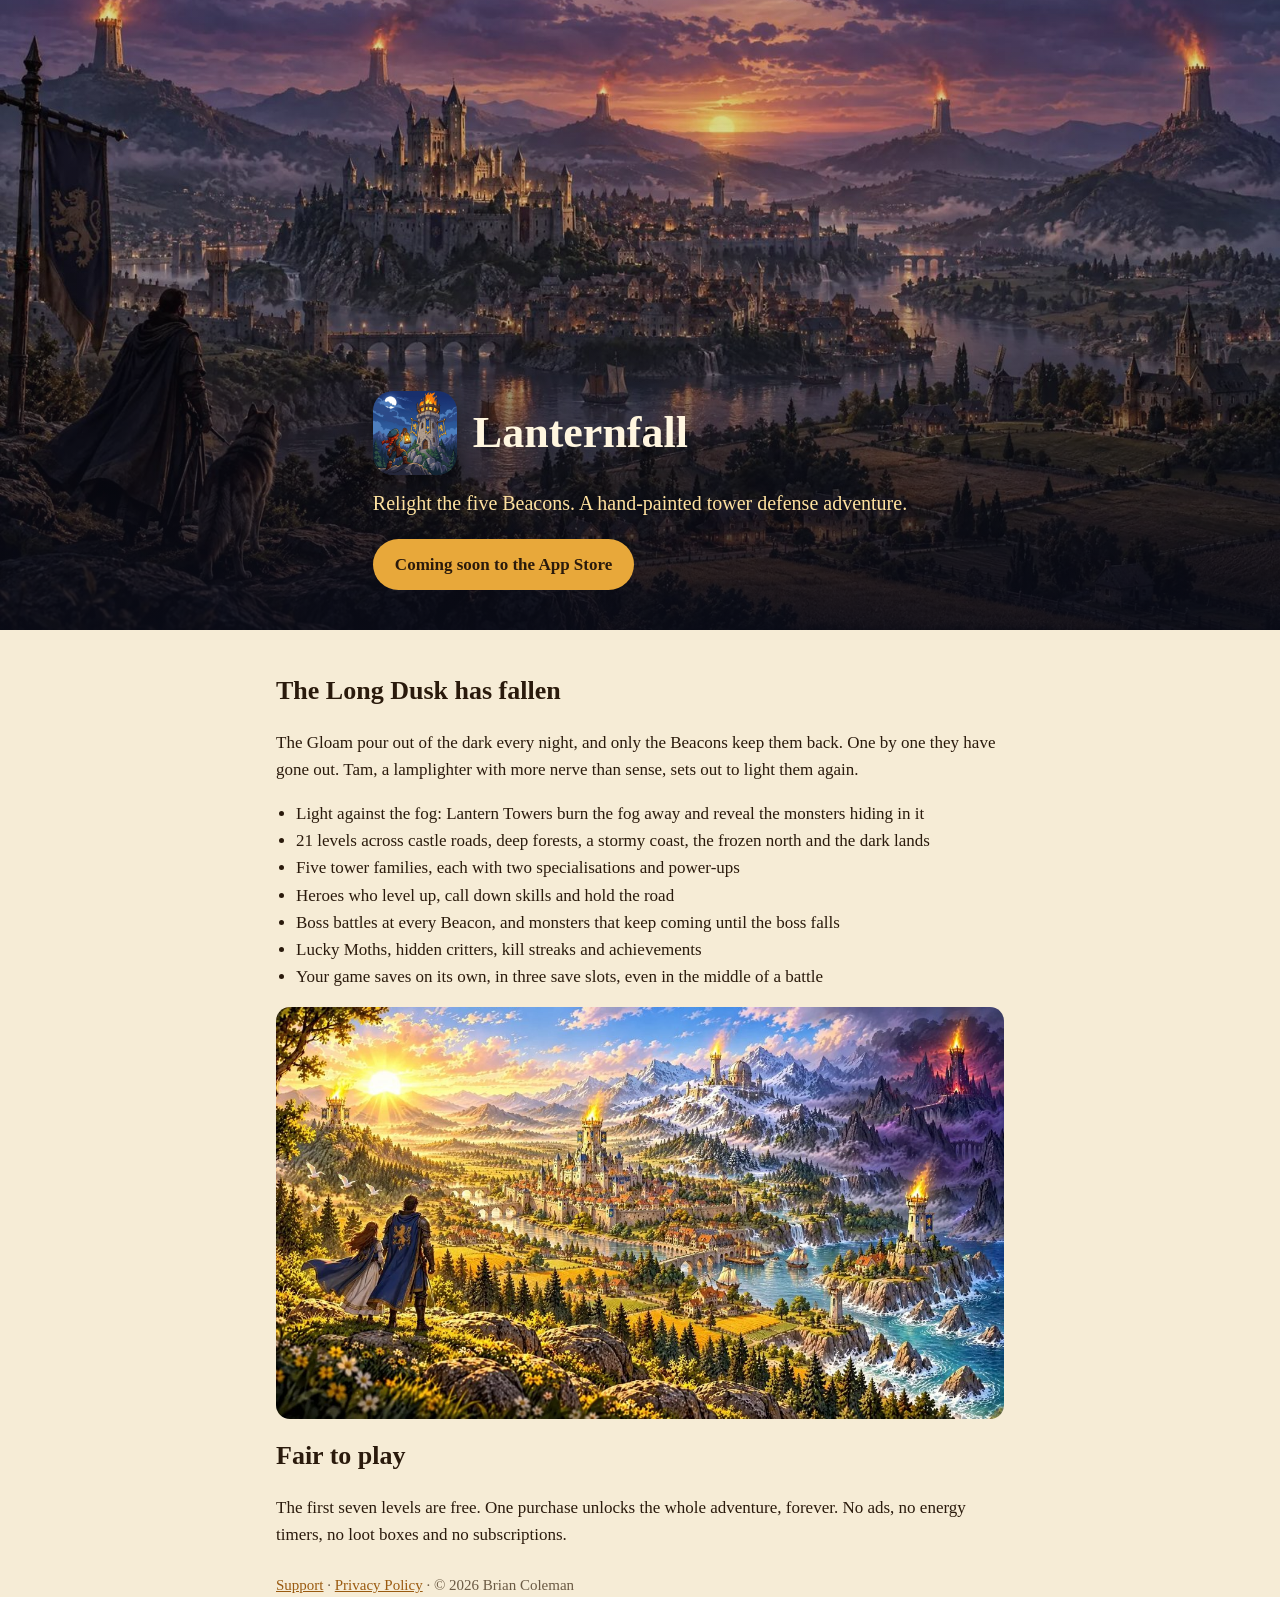
<file: index.html>
<!doctype html>
<html lang="en"><head><meta charset="utf-8"><meta name="viewport" content="width=device-width,initial-scale=1">
<title>Lanternfall: Light the Beacons</title>
<meta name="description" content="A hand-painted fantasy tower defense game. Build towers, lead your heroes and relight the five Beacons. No ads, no energy timers.">
<link rel="icon" href="icon.png"><link rel="stylesheet" href="style.css"></head>
<body>
<header class="hero"><div class="wrap">
  <div class="brand"><img src="icon.png" alt="Lanternfall app icon"><h1>Lanternfall</h1></div>
  <p class="tag">Relight the five Beacons. A hand-painted tower defense adventure.</p>
  <a class="cta" href="#about">Coming soon to the App Store</a>
</div></header>
<main class="wrap">
<section id="about">
  <h2>The Long Dusk has fallen</h2>
  <p>The Gloam pour out of the dark every night, and only the Beacons keep them back. One by one they have gone out. Tam, a lamplighter with more nerve than sense, sets out to light them again.</p>
  <ul>
    <li>Light against the fog: Lantern Towers burn the fog away and reveal the monsters hiding in it</li>
    <li>21 levels across castle roads, deep forests, a stormy coast, the frozen north and the dark lands</li>
    <li>Five tower families, each with two specialisations and power-ups</li>
    <li>Heroes who level up, call down skills and hold the road</li>
    <li>Boss battles at every Beacon, and monsters that keep coming until the boss falls</li>
    <li>Lucky Moths, hidden critters, kill streaks and achievements</li>
    <li>Your game saves on its own, in three save slots, even in the middle of a battle</li>
  </ul>
  <img class="art" src="dawn.jpg" alt="The five Beacons burning at dawn">
  <h2>Fair to play</h2>
  <p>The first seven levels are free. One purchase unlocks the whole adventure, forever. No ads, no energy timers, no loot boxes and no subscriptions.</p>
</section>
</main>
<footer class="wrap"><a href="support.html">Support</a> · <a href="privacy.html">Privacy Policy</a> · © 2026 Brian Coleman</footer>
</body></html>
</file>
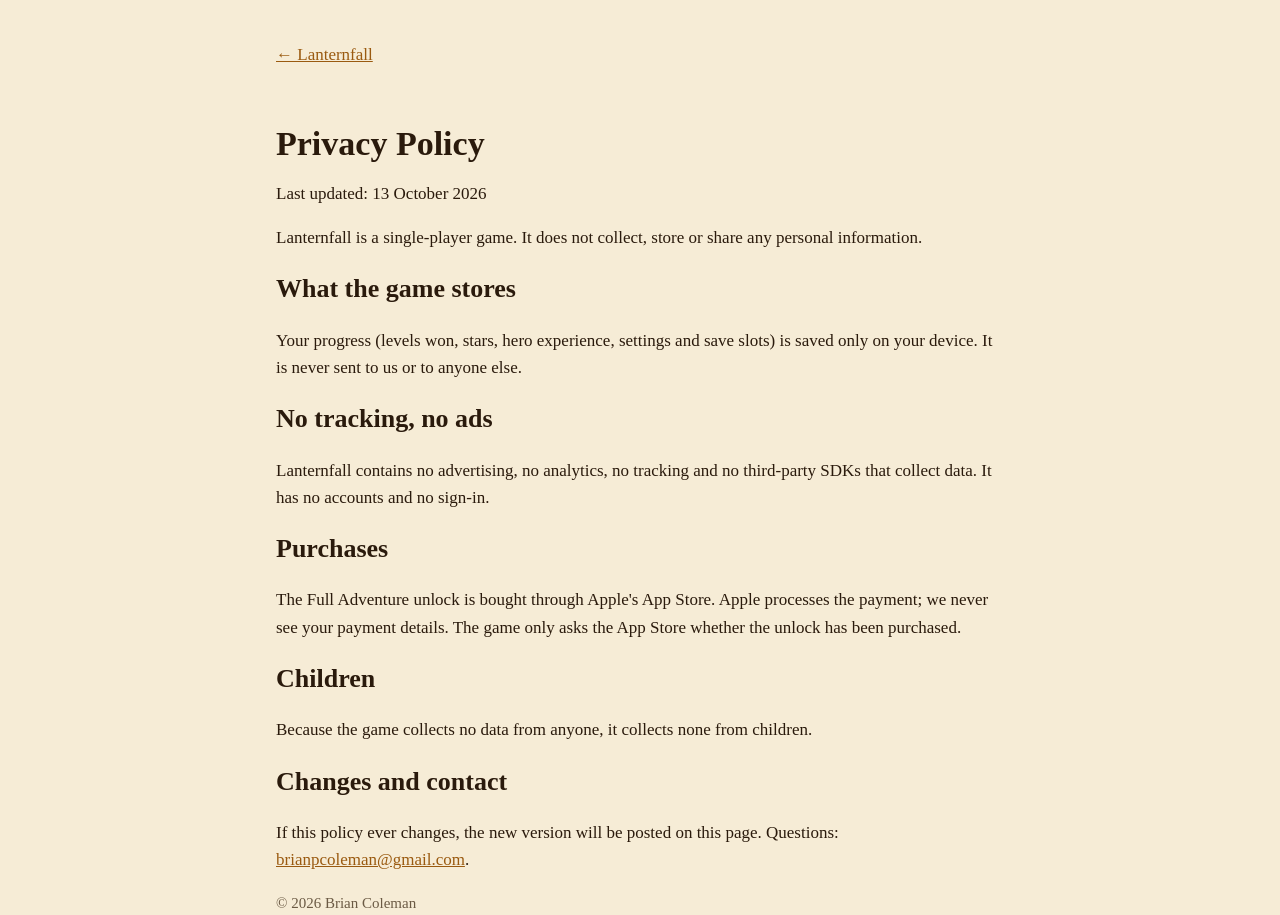
<file: privacy.html>
<!doctype html>
<html lang="en"><head><meta charset="utf-8"><meta name="viewport" content="width=device-width,initial-scale=1">
<title>Lanternfall Privacy Policy</title><link rel="icon" href="icon.png"><link rel="stylesheet" href="style.css"></head>
<body class="page"><main class="wrap">
<p class="top"><a href="./">← Lanternfall</a></p>
<h1>Privacy Policy</h1>
<p>Last updated: 13 October 2026</p>
<p>Lanternfall is a single-player game. It does not collect, store or share any personal information.</p>
<h2>What the game stores</h2>
<p>Your progress (levels won, stars, hero experience, settings and save slots) is saved only on your device. It is never sent to us or to anyone else.</p>
<h2>No tracking, no ads</h2>
<p>Lanternfall contains no advertising, no analytics, no tracking and no third-party SDKs that collect data. It has no accounts and no sign-in.</p>
<h2>Purchases</h2>
<p>The Full Adventure unlock is bought through Apple's App Store. Apple processes the payment; we never see your payment details. The game only asks the App Store whether the unlock has been purchased.</p>
<h2>Children</h2>
<p>Because the game collects no data from anyone, it collects none from children.</p>
<h2>Changes and contact</h2>
<p>If this policy ever changes, the new version will be posted on this page. Questions: <a href="mailto:brianpcoleman@gmail.com">brianpcoleman@gmail.com</a>.</p>
</main><footer class="wrap">© 2026 Brian Coleman</footer></body></html>
</file>
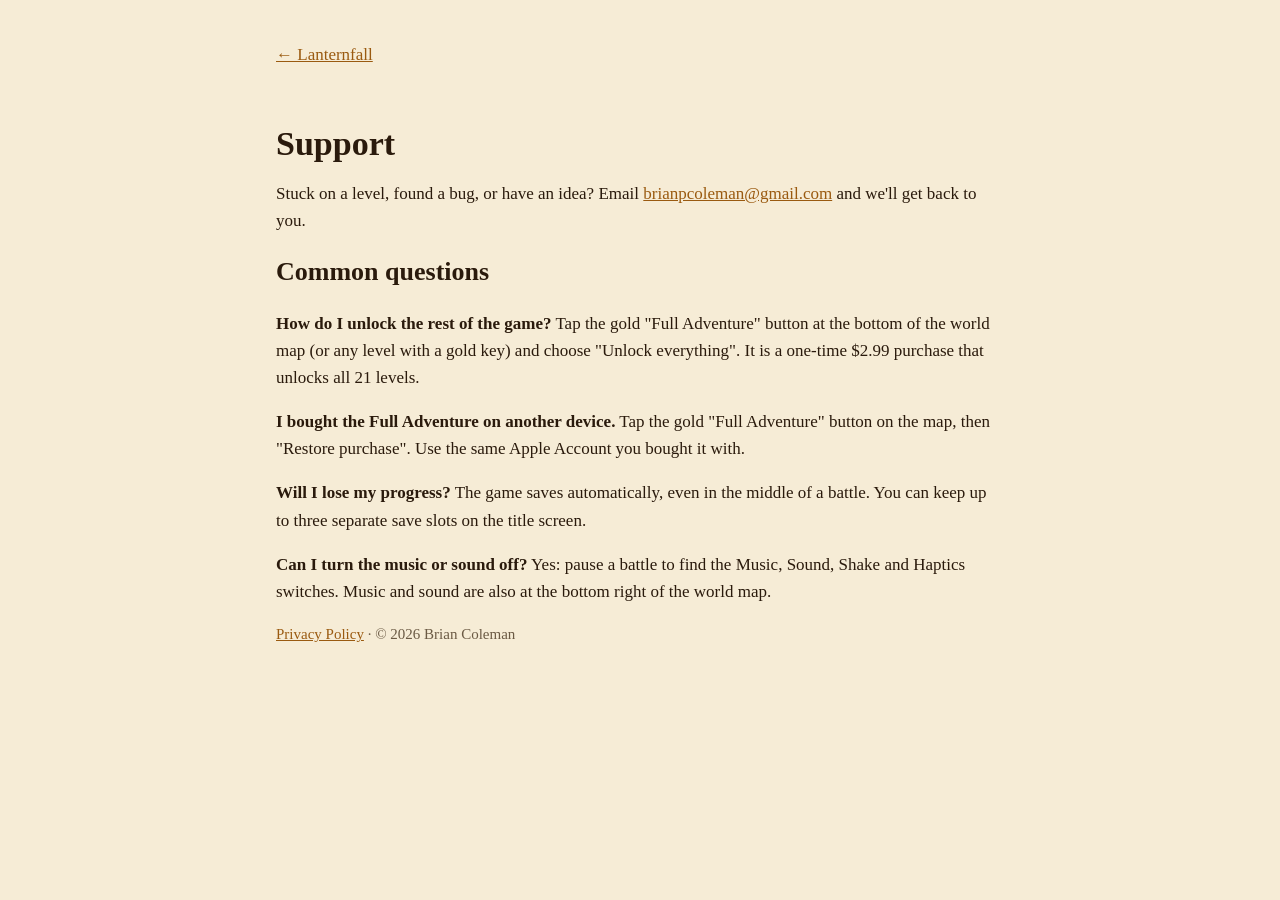
<file: support.html>
<!doctype html>
<html lang="en"><head><meta charset="utf-8"><meta name="viewport" content="width=device-width,initial-scale=1">
<title>Lanternfall Support</title><link rel="icon" href="icon.png"><link rel="stylesheet" href="style.css"></head>
<body class="page"><main class="wrap">
<p class="top"><a href="./">← Lanternfall</a></p>
<h1>Support</h1>
<p>Stuck on a level, found a bug, or have an idea? Email <a href="mailto:brianpcoleman@gmail.com">brianpcoleman@gmail.com</a> and we'll get back to you.</p>
<h2>Common questions</h2>
<p><b>How do I unlock the rest of the game?</b> Tap the gold "Full Adventure" button at the bottom of the world map (or any level with a gold key) and choose "Unlock everything". It is a one-time $2.99 purchase that unlocks all 21 levels.</p>
<p><b>I bought the Full Adventure on another device.</b> Tap the gold "Full Adventure" button on the map, then "Restore purchase". Use the same Apple Account you bought it with.</p>
<p><b>Will I lose my progress?</b> The game saves automatically, even in the middle of a battle. You can keep up to three separate save slots on the title screen.</p>
<p><b>Can I turn the music or sound off?</b> Yes: pause a battle to find the Music, Sound, Shake and Haptics switches. Music and sound are also at the bottom right of the world map.</p>
</main><footer class="wrap"><a href="privacy.html">Privacy Policy</a> · © 2026 Brian Coleman</footer></body></html>
</file>
<file: style.css>
:root { --ink: #2a1a0c; --paper: #f6ecd6; --gold: #e8a83a; --night: #141b2e; --muted: #6b5a44; }
* { box-sizing: border-box; }
body { margin: 0; background: var(--paper); color: var(--ink); font: 17px/1.6 Georgia, "Iowan Old Style", serif; }
a { color: #9a5a10; }
.wrap { max-width: 760px; margin: 0 auto; padding: 0 16px; }
header.hero { position: relative; min-height: 70vh; display: flex; align-items: flex-end; color: #fff6e0;
  background: var(--night) url(hero.jpg) center/cover no-repeat; }
header.hero::after { content: ""; position: absolute; inset: 0; background: linear-gradient(to top, rgba(10,12,24,.88), rgba(10,12,24,.15) 60%); }
header.hero .wrap { position: relative; z-index: 1; padding-bottom: 40px; }
.brand { display: flex; align-items: center; gap: 16px; }
.brand img { width: 84px; height: 84px; border-radius: 20px; box-shadow: 0 6px 20px rgba(0,0,0,.4); }
h1 { font-size: 44px; line-height: 1.1; margin: 0; }
.tag { font-size: 20px; margin: 12px 0 0; color: #ffe2a0; }
.cta { display: inline-block; margin-top: 20px; padding: 12px 22px; border-radius: 999px; background: var(--gold); color: var(--ink);
  font-weight: bold; text-decoration: none; }
section { padding: 40px 0 8px; }
h2 { font-size: 26px; margin: 0 0 8px; }
ul { padding-left: 20px; }
.art { width: 100%; border-radius: 14px; margin: 16px 0; display: block; }
footer { padding: 40px 0; color: var(--muted); font-size: 15px; }
.page h1 { font-size: 34px; padding-top: 40px; }
.page .top { padding-top: 24px; }
</file>
